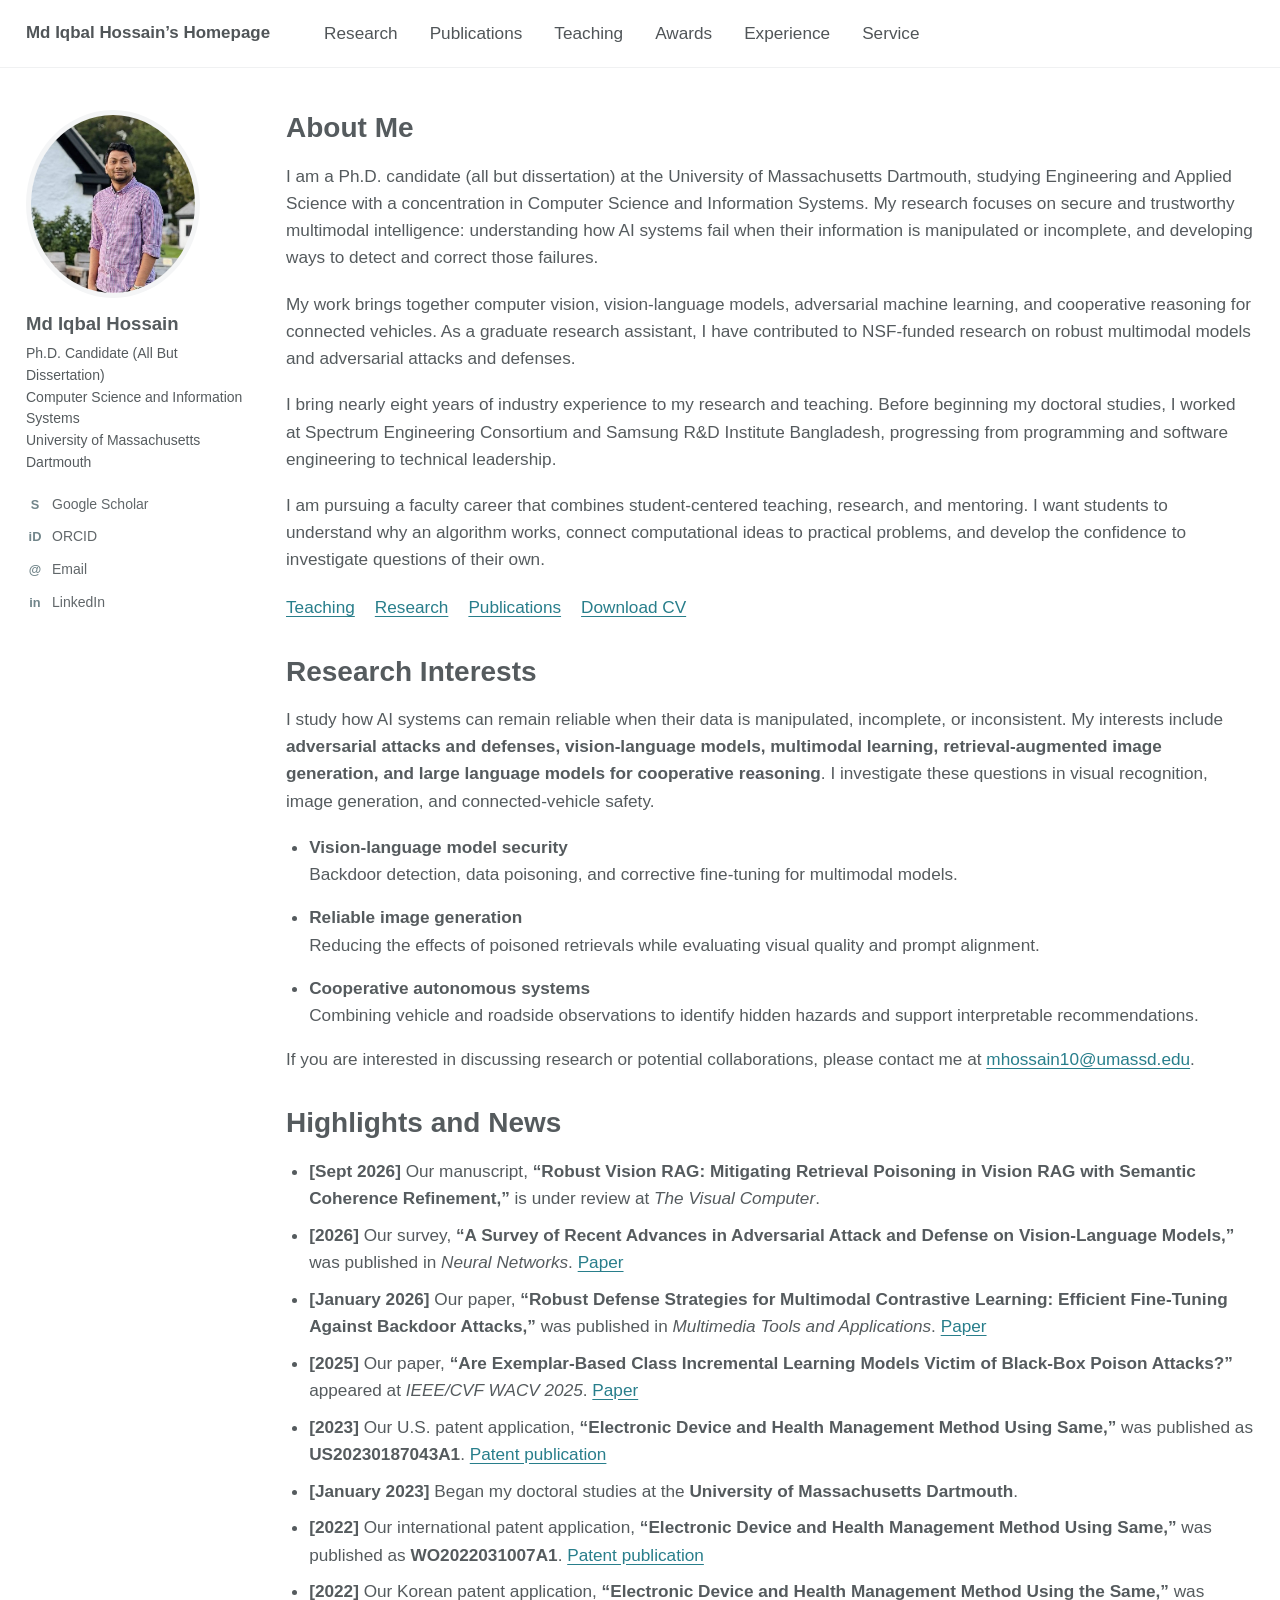
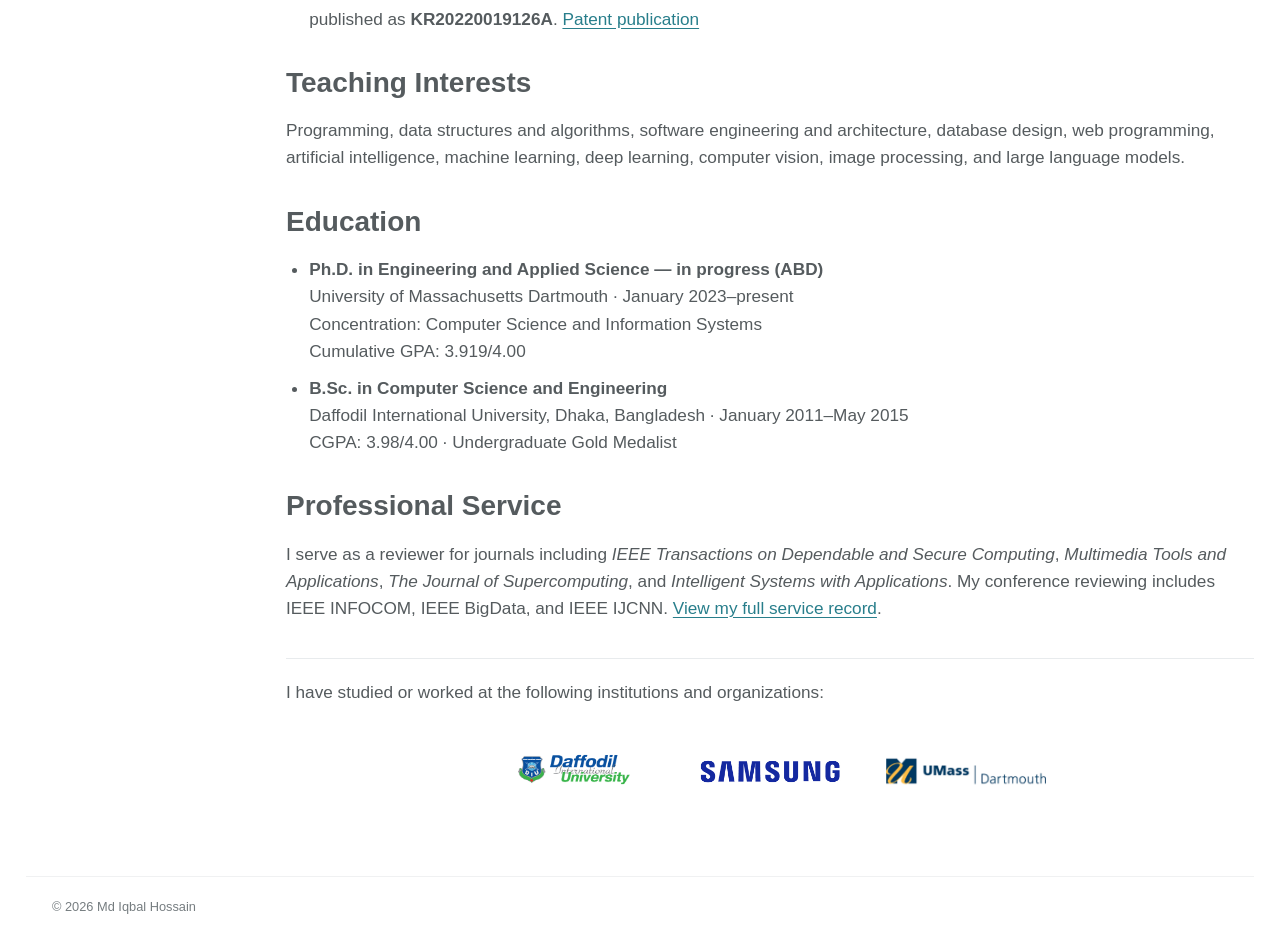
<file: index.html>
<!doctype html>
<html lang="en"><head><meta charset="utf-8"><meta name="viewport" content="width=device-width, initial-scale=1"><title>Home — Md Iqbal Hossain</title><meta name="description" content="Home of Md Iqbal Hossain, Ph.D. candidate at UMass Dartmouth working on secure and trustworthy multimodal AI."><link rel="icon" type="image/svg+xml" href="data:image/svg+xml,%3Csvg xmlns='http://www.w3.org/2000/svg' viewBox='0 0 32 32'%3E%3Crect width='32' height='32' rx='5' fill='%23287e8b'/%3E%3Ctext x='16' y='22' text-anchor='middle' font-family='Arial' font-weight='bold' font-size='18' fill='white'%3EIH%3C/text%3E%3C/svg%3E"><link rel="stylesheet" href="styles.css"><script src="site-settings.js" defer></script><script src="site.js" defer>

<style>
  #main .affiliations {
    margin-top: 36px;
    padding-top: 20px;
    border-top: 1px solid #e8ebed;
  }

  #main .affiliation-logos {
    display: grid;
    grid-template-columns: repeat(3, minmax(0, 1fr));
    align-items: center;
    gap: 24px;
    width: 100%;
    max-width: 600px;
    margin: 20px auto 0;
  }

  #main .affiliation-logos img {
    display: block;
    width: 100%;
    max-width: 180px;
    height: 90px;
    margin: 0 auto;
    object-fit: contain;
  }

  @media (max-width: 480px) {
    #main .affiliation-logos {
      gap: 12px;
    }

    #main .affiliation-logos img {
      height: 65px;
    }
  }
</style>

   
</script></head><body>
<a class="skip-link" href="#main">Skip to content</a><header class="masthead"><nav class="nav-inner" aria-label="Main navigation"><a class="brand" href="index.html" aria-current="page">Md Iqbal Hossain’s Homepage</a><button class="menu-toggle" type="button" aria-controls="main-nav" aria-expanded="false">Menu</button><ul class="nav-links" id="main-nav"><li><a href="research.html">Research</a></li><li><a href="publication.html">Publications</a></li><li><a href="teaching.html">Teaching</a></li><li><a href="awards.html">Awards</a></li><li><a href="experience.html">Experience</a></li><li><a href="service.html">Service</a></li></ul></nav></header>
<div class="layout"><aside class="profile" aria-label="Profile"><div class="avatar" aria-label="Iqbal Hossain monogram">IH</div><div><h2 data-profile="name">Md Iqbal Hossain</h2><p><span data-profile="role">Ph.D. Candidate</span><br><span data-profile="department">Computer and Information Science</span><br><span data-profile="university">University of Massachusetts Dartmouth</span></p></div><ul class="profile-links"><li><a href="https://scholar.google.com/citations?user=rJufJaYAAAAJ&amp;hl=en">Google Scholar</a></li><li><a href="mailto:mhossain10@umassd.edu">Email</a></li><li><a href="assets/CV_MDIQBALHOSSAIN.pdf">Curriculum Vitae</a></li></ul></aside><main class="content" id="main"><h1>About Me</h1>
<p>I am a Ph.D. candidate (all but dissertation) at the University of Massachusetts Dartmouth, studying Engineering and Applied Science with a concentration in Computer Science and Information Systems. My research focuses on secure and trustworthy multimodal intelligence: understanding how AI systems fail when their information is manipulated or incomplete, and developing ways to detect and correct those failures.</p>
<p>My work brings together computer vision, vision-language models, adversarial machine learning, and cooperative reasoning for connected vehicles. As a graduate research assistant, I have contributed to NSF-funded research on robust multimodal models and adversarial attacks and defenses.</p>
<p>I bring nearly eight years of industry experience to my research and teaching. Before beginning my doctoral studies, I worked at Spectrum Engineering Consortium and Samsung R&amp;D Institute Bangladesh, progressing from programming and software engineering to technical leadership.</p>
<p>I am pursuing a faculty career that combines student-centered teaching, research, and mentoring. I want students to understand why an algorithm works, connect computational ideas to practical problems, and develop the confidence to investigate questions of their own.</p>
<p class="intro-links"><a href="teaching.html">Teaching</a><a href="research.html">Research</a><a href="publication.html">Publications</a><a class="cv-link" href="assets/CV_MDIQBALHOSSAIN.pdf">Download CV</a></p>
<h2>Research Interests</h2>
<p>I study how AI systems can remain reliable when their data is manipulated, incomplete, or inconsistent. My interests include <strong>adversarial attacks and defenses, vision-language models, multimodal learning, retrieval-augmented image generation, and large language models for cooperative reasoning</strong>. I investigate these questions in visual recognition, image generation, and connected-vehicle safety.</p>
<ul class="plain-list research-list"><li><strong>Vision-language model security</strong>Backdoor detection, data poisoning, and corrective fine-tuning for multimodal models.</li><li><strong>Reliable image generation</strong>Reducing the effects of poisoned retrievals while evaluating visual quality and prompt alignment.</li><li><strong>Cooperative autonomous systems</strong>Combining vehicle and roadside observations to identify hidden hazards and support interpretable recommendations.</li></ul>
<p>If you are interested in discussing research or potential collaborations, please contact me at <a href="mailto:mhossain10@umassd.edu">mhossain10@umassd.edu</a>.</p>
<h2>Highlights and News</h2>
<ul class="plain-list news-list">

   <li>
    <strong>[Sept 2026]</strong> Our manuscript,
    <strong>“Robust Vision RAG: Mitigating Retrieval Poisoning in Vision RAG with Semantic Coherence Refinement,”</strong>
    is under review at <em>The Visual Computer</em>.
  </li>
  <li>
    <strong>[2026]</strong> Our survey,
    <strong>“A Survey of Recent Advances in Adversarial Attack and Defense on Vision-Language Models,”</strong>
    was published in <em>Neural Networks</em>.
    <a href="https://doi.org/10.1016/j.neunet.2026.108764">Paper</a>
  </li>

  <li>
    <strong>[January 2026]</strong> Our paper,
    <strong>“Robust Defense Strategies for Multimodal Contrastive Learning: Efficient Fine-Tuning Against Backdoor Attacks,”</strong>
    was published in <em>Multimedia Tools and Applications</em>.
    <a href="https://link.springer.com/article/10.1007/s11042-026-21339-x">Paper</a>
  </li>

 

  <li>
    <strong>[2025]</strong> Our paper,
    <strong>“Are Exemplar-Based Class Incremental Learning Models Victim of Black-Box Poison Attacks?”</strong>
    appeared at <em>IEEE/CVF WACV 2025</em>.
    <a href="https://openaccess.thecvf.com/content/WACV2025/papers/Perla_Are_Exemplar-Based_Class_Incremental_Learning_Models_Victim_of_Black-Box_Poison_WACV_2025_paper.pdf">Paper</a>
  </li>

  <li>
    <strong>[2023]</strong> Our U.S. patent application,
    <strong>“Electronic Device and Health Management Method Using Same,”</strong>
    was published as <strong>US20230187043A1</strong>.
    <a href="https://patents.google.com/patent/US20230187043A1/en">Patent publication</a>
  </li>

  <li>
    <strong>[January 2023]</strong> Began my doctoral studies at the
    <strong>University of Massachusetts Dartmouth</strong>.
  </li>

  <li>
    <strong>[2022]</strong> Our international patent application,
    <strong>“Electronic Device and Health Management Method Using Same,”</strong>
    was published as <strong>WO2022031007A1</strong>.
    <a href="https://patents.google.com/patent/WO2022031007A1/en">Patent publication</a>
  </li>

  <li>
    <strong>[2022]</strong> Our Korean patent application,
    <strong>“Electronic Device and Health Management Method Using the Same,”</strong>
    was published as <strong>KR20220019126A</strong>.
    <a href="https://patents.google.com/patent/KR20220019126A/en">Patent publication</a>
  </li>
</ul>
<h2>Teaching Interests</h2><p>Programming, data structures and algorithms, software engineering and architecture, database design, web programming, artificial intelligence, machine learning, deep learning, computer vision, image processing, and large language models.</p>
<h2>Education</h2><ul class="plain-list"><li><strong>Ph.D. in Engineering and Applied Science — in progress (ABD)</strong><br>University of Massachusetts Dartmouth · January 2023–present<br>Concentration: Computer Science and Information Systems<br>Cumulative GPA: 3.919/4.00</li><li><strong>B.Sc. in Computer Science and Engineering</strong><br>Daffodil International University, Dhaka, Bangladesh · January 2011–May 2015<br>CGPA: 3.98/4.00 · Undergraduate Gold Medalist</li></ul><h2>Professional Service</h2>
<p>I serve as a reviewer for journals including <em>IEEE Transactions on Dependable and Secure Computing</em>, <em>Multimedia Tools and Applications</em>, <em>The Journal of Supercomputing</em>, and <em>Intelligent Systems with Applications</em>. My conference reviewing includes IEEE INFOCOM, IEEE BigData, and IEEE IJCNN. <a href="service.html">View my full service record</a>.</p>

<section class="affiliations" aria-label="Academic and professional affiliations">
  <p>
    I have studied or worked at the following institutions and organizations:
  </p>

  <div class="affiliation-logos">
    <img
      src="diu_logo.png"
      alt="Daffodil International University"
    >

    <img
      src="samsung_logo.jpg"
      alt="Samsung R&D Institute Bangladesh"
    >

    <img
      src="umassd_logo.png"
      alt="University of Massachusetts Dartmouth"
    >
  </div>
</section>
</main></div><footer class="footer">© 2026 <span data-profile="name">Md Iqbal Hossain</span></footer></body></html>
</file>
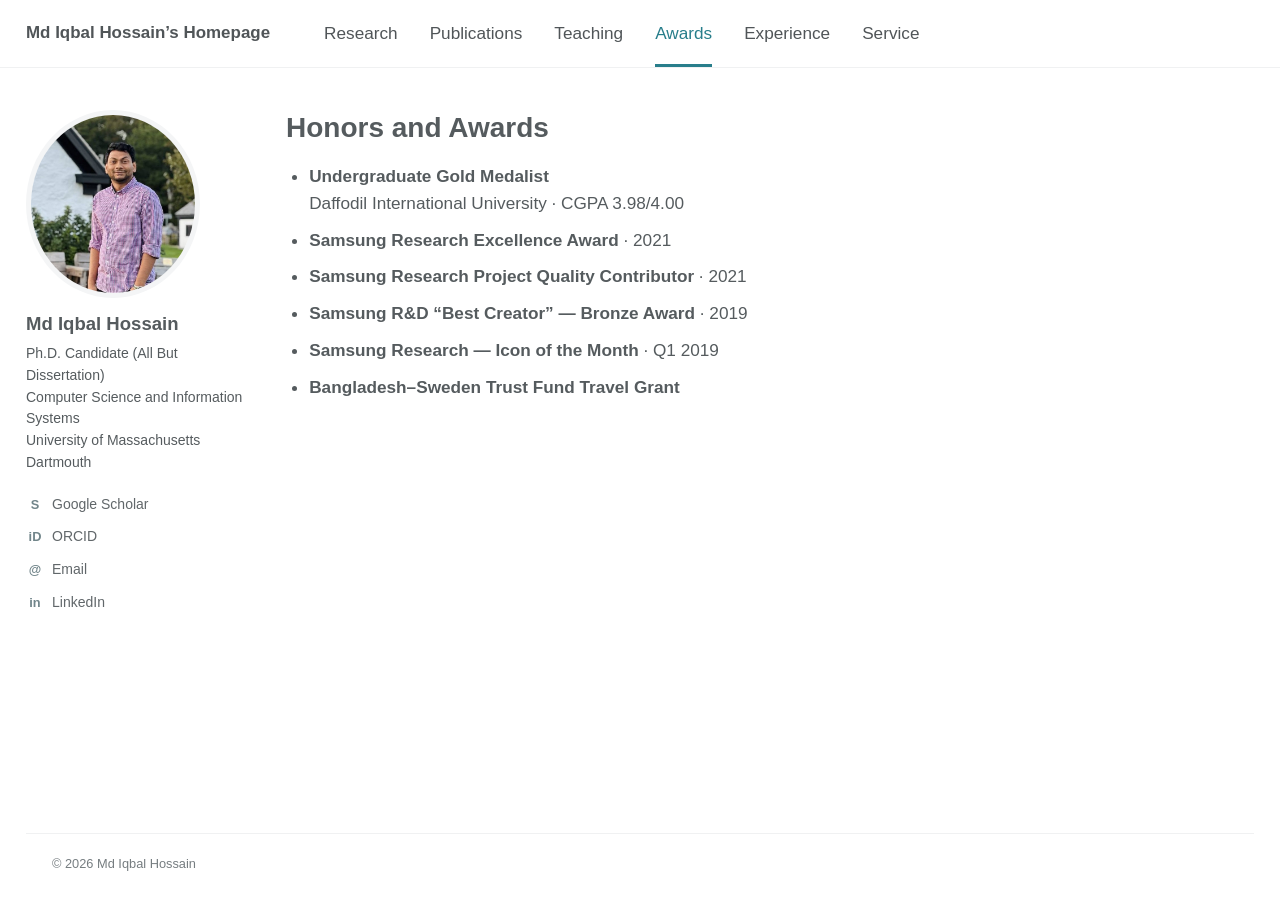
<file: awards.html>
<!doctype html>
<html lang="en"><head><meta charset="utf-8"><meta name="viewport" content="width=device-width, initial-scale=1"><title>Awards — Md Iqbal Hossain</title><meta name="description" content="Awards of Md Iqbal Hossain, Ph.D. candidate at UMass Dartmouth working on secure and trustworthy multimodal AI."><link rel="icon" type="image/svg+xml" href="data:image/svg+xml,%3Csvg xmlns='http://www.w3.org/2000/svg' viewBox='0 0 32 32'%3E%3Crect width='32' height='32' rx='5' fill='%23287e8b'/%3E%3Ctext x='16' y='22' text-anchor='middle' font-family='Arial' font-weight='bold' font-size='18' fill='white'%3EIH%3C/text%3E%3C/svg%3E"><link rel="stylesheet" href="styles.css"><script src="site-settings.js" defer></script><script src="site.js" defer></script></head><body>
<a class="skip-link" href="#main">Skip to content</a><header class="masthead"><nav class="nav-inner" aria-label="Main navigation"><a class="brand" href="index.html">Md Iqbal Hossain’s Homepage</a><button class="menu-toggle" type="button" aria-controls="main-nav" aria-expanded="false">Menu</button><ul class="nav-links" id="main-nav"><li><a href="research.html">Research</a></li><li><a href="publication.html">Publications</a></li><li><a href="teaching.html">Teaching</a></li><li><a href="awards.html" aria-current="page">Awards</a></li><li><a href="experience.html">Experience</a></li><li><a href="service.html">Service</a></li></ul></nav></header>
<div class="layout"><aside class="profile" aria-label="Profile"><div class="avatar" aria-label="Iqbal Hossain monogram">IH</div><div><h2 data-profile="name">Md Iqbal Hossain</h2><p><span data-profile="role">Ph.D. Candidate</span><br><span data-profile="department">Computer and Information Science</span><br><span data-profile="university">University of Massachusetts Dartmouth</span></p></div><ul class="profile-links"><li><a href="https://scholar.google.com/citations?user=rJufJaYAAAAJ&amp;hl=en">Google Scholar</a></li><li><a href="mailto:mhossain10@umassd.edu">Email</a></li><li><a href="assets/CV_MDIQBALHOSSAIN.pdf">Curriculum Vitae</a></li></ul></aside><main class="content" id="main"><h1>Honors and Awards</h1>
<ul class="plain-list"><li><strong>Undergraduate Gold Medalist</strong><br>Daffodil International University · CGPA 3.98/4.00</li><li><strong>Samsung Research Excellence Award</strong> · 2021</li><li><strong>Samsung Research Project Quality Contributor</strong> · 2021</li><li><strong>Samsung R&amp;D “Best Creator” — Bronze Award</strong> · 2019</li><li><strong>Samsung Research — Icon of the Month</strong> · Q1 2019</li><li><strong>Bangladesh–Sweden Trust Fund Travel Grant</strong></li></ul></main></div><footer class="footer">© 2026 <span data-profile="name">Md Iqbal Hossain</span></footer></body></html>
</file>
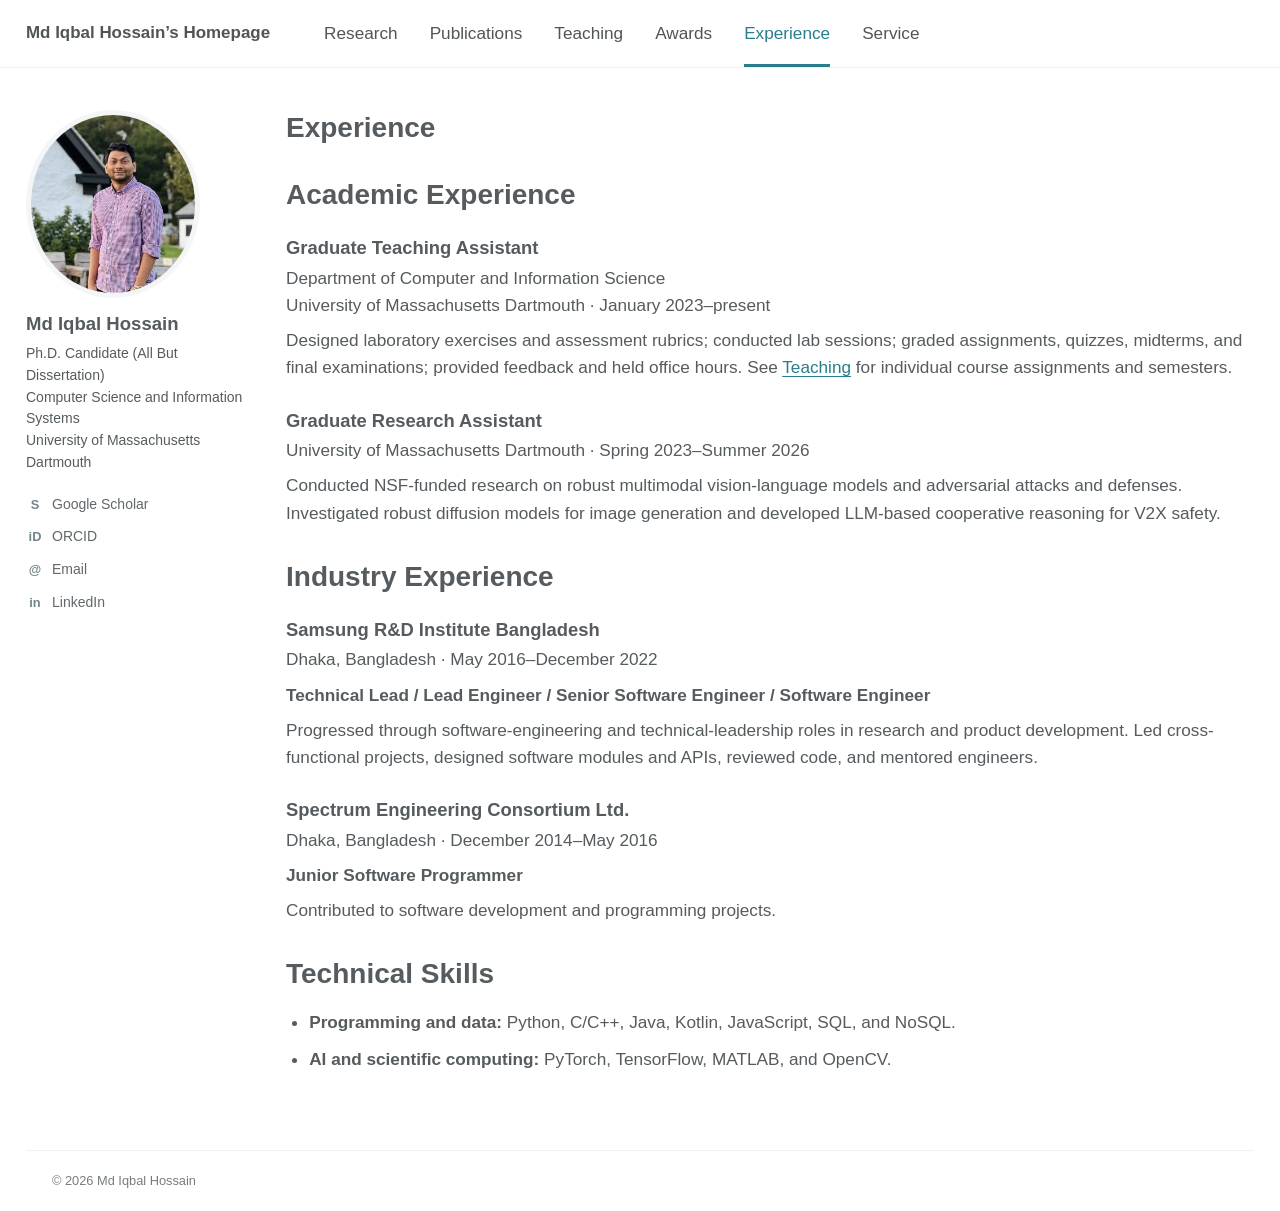
<file: experience.html>
<!doctype html>
<html lang="en"><head><meta charset="utf-8"><meta name="viewport" content="width=device-width, initial-scale=1"><title>Experience — Md Iqbal Hossain</title><meta name="description" content="Experience of Md Iqbal Hossain, Ph.D. candidate at UMass Dartmouth working on secure and trustworthy multimodal AI."><link rel="icon" type="image/svg+xml" href="data:image/svg+xml,%3Csvg xmlns='http://www.w3.org/2000/svg' viewBox='0 0 32 32'%3E%3Crect width='32' height='32' rx='5' fill='%23287e8b'/%3E%3Ctext x='16' y='22' text-anchor='middle' font-family='Arial' font-weight='bold' font-size='18' fill='white'%3EIH%3C/text%3E%3C/svg%3E"><link rel="stylesheet" href="styles.css"><script src="site-settings.js" defer></script><script src="site.js" defer></script></head><body>
<a class="skip-link" href="#main">Skip to content</a><header class="masthead"><nav class="nav-inner" aria-label="Main navigation"><a class="brand" href="index.html">Md Iqbal Hossain’s Homepage</a><button class="menu-toggle" type="button" aria-controls="main-nav" aria-expanded="false">Menu</button><ul class="nav-links" id="main-nav"><li><a href="research.html">Research</a></li><li><a href="publication.html">Publications</a></li><li><a href="teaching.html">Teaching</a></li><li><a href="awards.html">Awards</a></li><li><a href="experience.html" aria-current="page">Experience</a></li><li><a href="service.html">Service</a></li></ul></nav></header>
<div class="layout"><aside class="profile" aria-label="Profile"><div class="avatar" aria-label="Iqbal Hossain monogram">IH</div><div><h2 data-profile="name">Md Iqbal Hossain</h2><p><span data-profile="role">Ph.D. Candidate</span><br><span data-profile="department">Computer and Information Science</span><br><span data-profile="university">University of Massachusetts Dartmouth</span></p></div><ul class="profile-links"><li><a href="https://scholar.google.com/citations?user=rJufJaYAAAAJ&amp;hl=en">Google Scholar</a></li><li><a href="mailto:mhossain10@umassd.edu">Email</a></li><li><a href="assets/CV_MDIQBALHOSSAIN.pdf">Curriculum Vitae</a></li></ul></aside><main class="content" id="main"><h1>Experience</h1>
<h2>Academic Experience</h2>
<div class="position"><h3>Graduate Teaching Assistant</h3><p>Department of Computer and Information Science<br>University of Massachusetts Dartmouth · January 2023–present</p><p>Designed laboratory exercises and assessment rubrics; conducted lab sessions; graded assignments, quizzes, midterms, and final examinations; provided feedback and held office hours. See <a href="teaching.html">Teaching</a> for individual course assignments and semesters.</p></div>
<div class="position"><h3>Graduate Research Assistant</h3><p>University of Massachusetts Dartmouth · Spring 2023–Summer 2026</p><p>Conducted NSF-funded research on robust multimodal vision-language models and adversarial attacks and defenses. Investigated robust diffusion models for image generation and developed LLM-based cooperative reasoning for V2X safety.</p></div>
<h2>Industry Experience</h2>
<div class="position"><h3>Samsung R&amp;D Institute Bangladesh</h3><p>Dhaka, Bangladesh · May 2016–December 2022</p><p><strong>Technical Lead / Lead Engineer / Senior Software Engineer / Software Engineer</strong></p><p>Progressed through software-engineering and technical-leadership roles in research and product development. Led cross-functional projects, designed software modules and APIs, reviewed code, and mentored engineers.</p></div>
<div class="position"><h3>Spectrum Engineering Consortium Ltd.</h3><p>Dhaka, Bangladesh · December 2014–May 2016</p><p><strong>Junior Software Programmer</strong></p><p>Contributed to software development and programming projects.</p></div>
<h2>Technical Skills</h2><ul class="plain-list"><li><strong>Programming and data:</strong> Python, C/C++, Java, Kotlin, JavaScript, SQL, and NoSQL.</li><li><strong>AI and scientific computing:</strong> PyTorch, TensorFlow, MATLAB, and OpenCV.</li></ul></main></div><footer class="footer">© 2026 <span data-profile="name">Md Iqbal Hossain</span></footer></body></html>
</file>
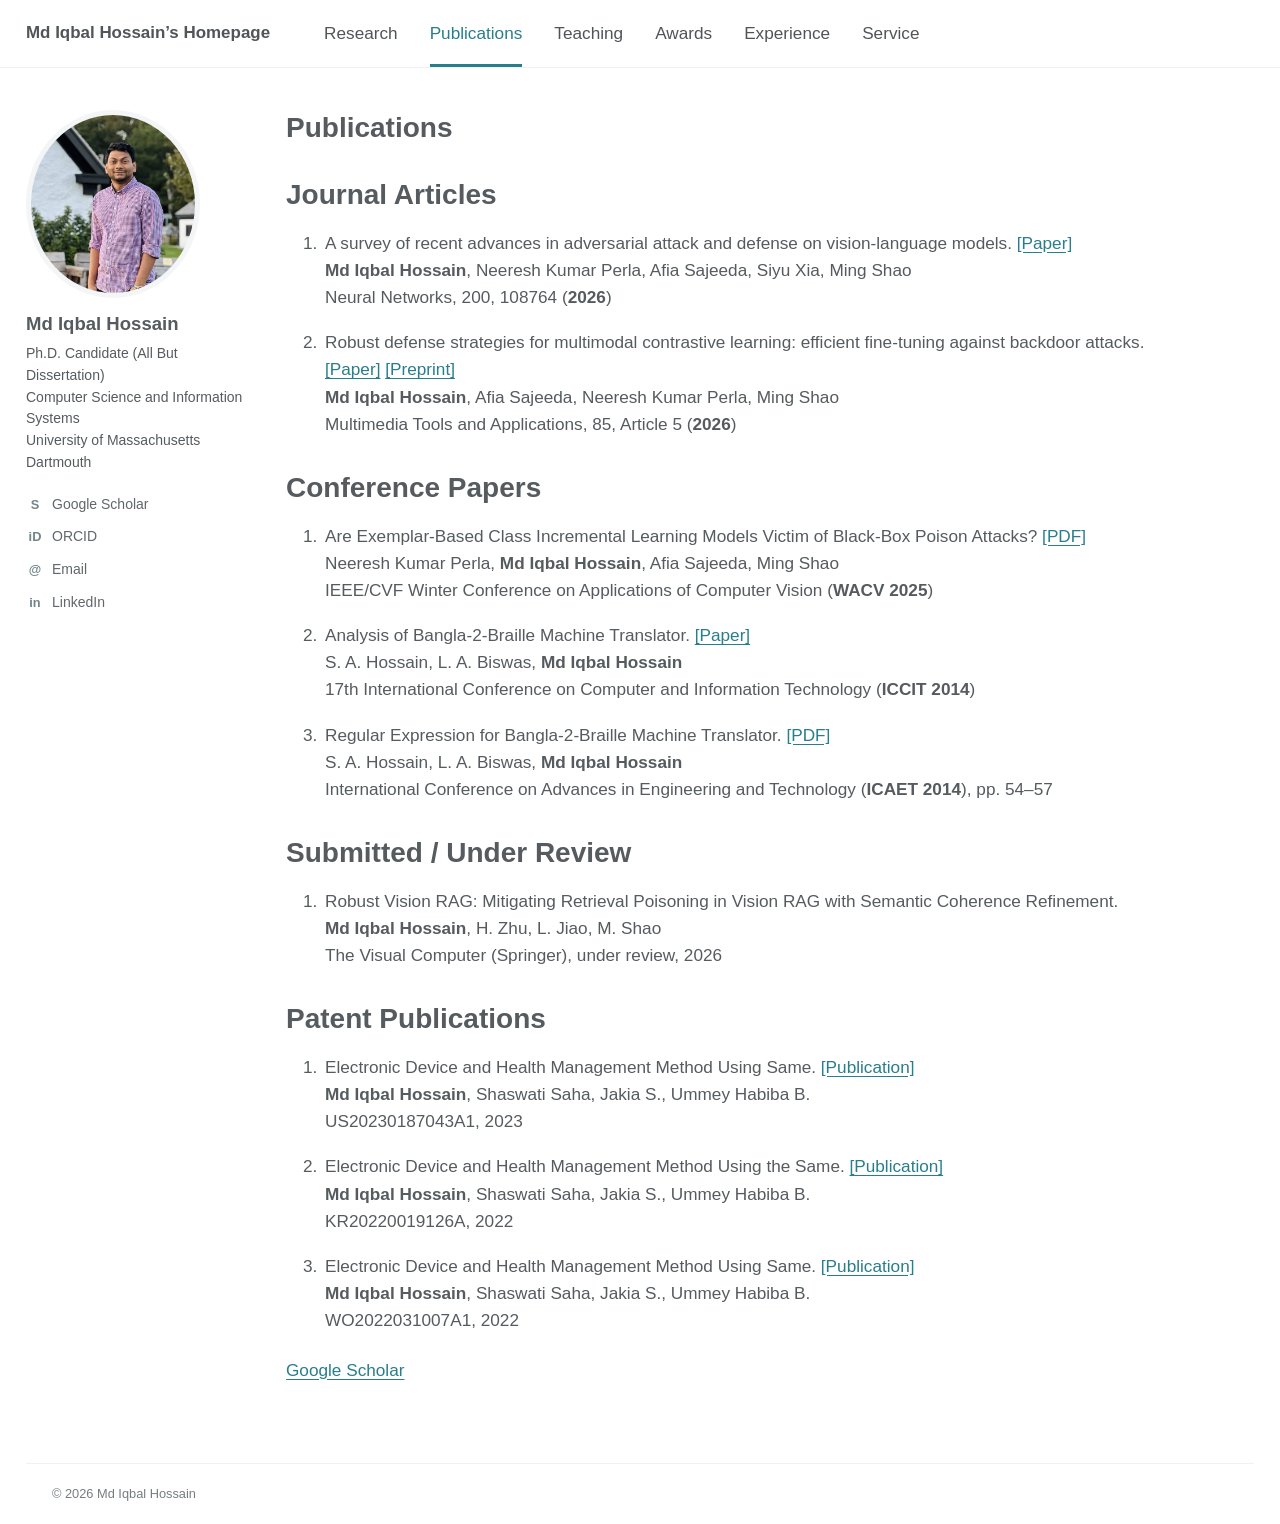
<file: publication.html>
<!doctype html>
<html lang="en"><head><meta charset="utf-8"><meta name="viewport" content="width=device-width, initial-scale=1"><title>Publications — Md Iqbal Hossain</title><meta name="description" content="Publications of Md Iqbal Hossain, Ph.D. candidate at UMass Dartmouth working on secure and trustworthy multimodal AI."><link rel="icon" type="image/svg+xml" href="data:image/svg+xml,%3Csvg xmlns='http://www.w3.org/2000/svg' viewBox='0 0 32 32'%3E%3Crect width='32' height='32' rx='5' fill='%23287e8b'/%3E%3Ctext x='16' y='22' text-anchor='middle' font-family='Arial' font-weight='bold' font-size='18' fill='white'%3EIH%3C/text%3E%3C/svg%3E"><link rel="stylesheet" href="styles.css"><script src="site-settings.js" defer></script><script src="site.js" defer></script></head><body>
<a class="skip-link" href="#main">Skip to content</a><header class="masthead"><nav class="nav-inner" aria-label="Main navigation"><a class="brand" href="index.html">Md Iqbal Hossain’s Homepage</a><button class="menu-toggle" type="button" aria-controls="main-nav" aria-expanded="false">Menu</button><ul class="nav-links" id="main-nav"><li><a href="research.html">Research</a></li><li><a href="publication.html" aria-current="page">Publications</a></li><li><a href="teaching.html">Teaching</a></li><li><a href="awards.html">Awards</a></li><li><a href="experience.html">Experience</a></li><li><a href="service.html">Service</a></li></ul></nav></header>
<div class="layout"><aside class="profile" aria-label="Profile"><div class="avatar" aria-label="Iqbal Hossain monogram">IH</div><div><h2 data-profile="name">Md Iqbal Hossain</h2><p><span data-profile="role">Ph.D. Candidate</span><br><span data-profile="department">Computer and Information Science</span><br><span data-profile="university">University of Massachusetts Dartmouth</span></p></div><ul class="profile-links"><li><a href="https://scholar.google.com/citations?user=rJufJaYAAAAJ&amp;hl=en">Google Scholar</a></li><li><a href="mailto:mhossain10@umassd.edu">Email</a></li><li><a href="assets/CV_MDIQBALHOSSAIN.pdf">Curriculum Vitae</a></li></ul></aside><main class="content" id="main"><h1>Publications</h1><h2>Journal Articles</h2>
<ol class="publications"><li><span class="publication-title">A survey of recent advances in adversarial attack and defense on vision-language models.</span> <span class="paper-links"><a href="https://doi.org/10.1016/j.neunet.2026.108764">[Paper]</a></span><br><strong>Md Iqbal Hossain</strong>, Neeresh Kumar Perla, Afia Sajeeda, Siyu Xia, Ming Shao<br><span class="venue">Neural Networks, 200, 108764 (<strong>2026</strong>)</span></li>
<li><span class="publication-title">Robust defense strategies for multimodal contrastive learning: efficient fine-tuning against backdoor attacks.</span> <span class="paper-links"><a href="https://link.springer.com/article/10.1007/s11042-026-21339-x">[Paper]</a> <a href="https://arxiv.org/abs/2511.13545">[Preprint]</a></span><br><strong>Md Iqbal Hossain</strong>, Afia Sajeeda, Neeresh Kumar Perla, Ming Shao<br><span class="venue">Multimedia Tools and Applications, 85, Article 5 (<strong>2026</strong>)</span></li></ol>
<h2>Conference Papers</h2><ol class="publications"><li><span class="publication-title">Are Exemplar-Based Class Incremental Learning Models Victim of Black-Box Poison Attacks?</span> <span class="paper-links"><a href="https://openaccess.thecvf.com/content/WACV2025/papers/Perla_Are_Exemplar-Based_Class_Incremental_Learning_Models_Victim_of_Black-Box_Poison_WACV_2025_paper.pdf">[PDF]</a></span><br>Neeresh Kumar Perla, <strong>Md Iqbal Hossain</strong>, Afia Sajeeda, Ming Shao<br><span class="venue">IEEE/CVF Winter Conference on Applications of Computer Vision (<strong>WACV 2025</strong>)</span></li><li><span class="publication-title">Analysis of Bangla-2-Braille Machine Translator.</span> <span class="paper-links"><a href="https://www.researchgate.net/publication/282381943_Analysis_of_Bangla-2-Braille_machine_translator">[Paper]</a></span><br>S. A. Hossain, L. A. Biswas, <strong>Md Iqbal Hossain</strong><br><span class="venue">17th International Conference on Computer and Information Technology (<strong>ICCIT 2014</strong>)</span></li>
<li><span class="publication-title">Regular Expression for Bangla-2-Braille Machine Translator.</span> <span class="paper-links"><a href="https://iieng.org/images/proceedings_pdf/1275E0314049.pdf">[PDF]</a></span><br>S. A. Hossain, L. A. Biswas, <strong>Md Iqbal Hossain</strong><br><span class="venue">International Conference on Advances in Engineering and Technology (<strong>ICAET 2014</strong>), pp. 54–57</span></li></ol>
<h2>Submitted / Under Review</h2><ol class="publications"><li><span class="publication-title">Robust Vision RAG: Mitigating Retrieval Poisoning in Vision RAG with Semantic Coherence Refinement.</span><br><strong>Md Iqbal Hossain</strong>, H. Zhu, L. Jiao, M. Shao<br><span class="venue">The Visual Computer (Springer), under review, 2026</span></li></ol>
<h2>Patent Publications</h2><ol class="publications"><li><span class="publication-title">Electronic Device and Health Management Method Using Same.</span> <span class="paper-links"><a href="https://patents.google.com/patent/US20230187043A1/en">[Publication]</a></span><br><strong>Md Iqbal Hossain</strong>, Shaswati Saha, Jakia S., Ummey Habiba B.<br><span class="venue">US20230187043A1, 2023</span></li><li><span class="publication-title">Electronic Device and Health Management Method Using the Same.</span> <span class="paper-links"><a href="https://patents.google.com/patent/KR20220019126A/en">[Publication]</a></span><br><strong>Md Iqbal Hossain</strong>, Shaswati Saha, Jakia S., Ummey Habiba B.<br><span class="venue">KR20220019126A, 2022</span></li><li><span class="publication-title">Electronic Device and Health Management Method Using Same.</span> <span class="paper-links"><a href="https://patents.google.com/patent/WO2022031007A1/en">[Publication]</a></span><br><strong>Md Iqbal Hossain</strong>, Shaswati Saha, Jakia S., Ummey Habiba B.<br><span class="venue">WO2022031007A1, 2022</span></li></ol><p><a href="https://scholar.google.com/citations?user=rJufJaYAAAAJ&amp;hl=en">Google Scholar</a></p></main></div><footer class="footer">© 2026 <span data-profile="name">Md Iqbal Hossain</span></footer></body></html>
</file>
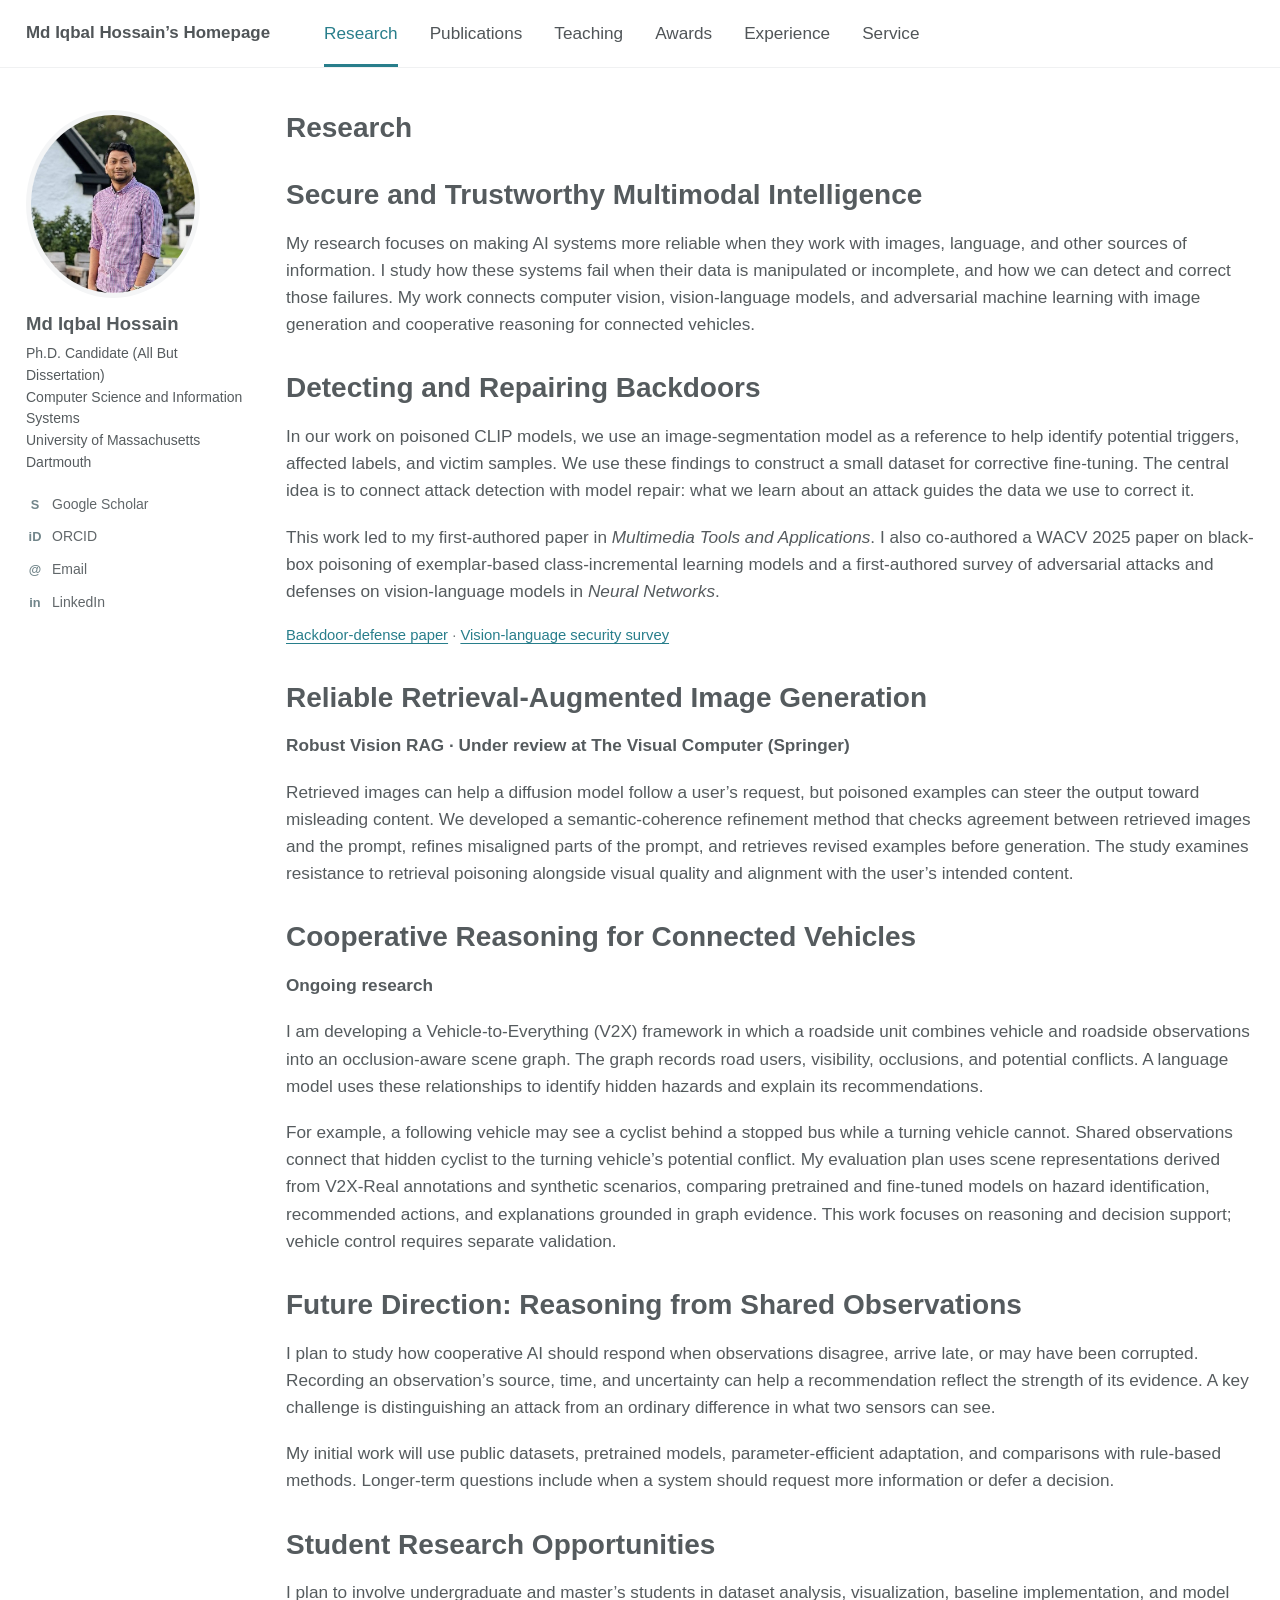
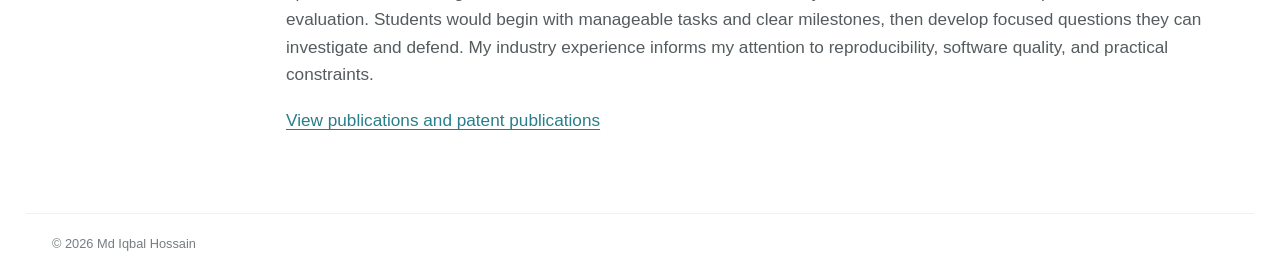
<file: research.html>
<!doctype html>
<html lang="en"><head><meta charset="utf-8"><meta name="viewport" content="width=device-width, initial-scale=1"><title>Research — Md Iqbal Hossain</title><meta name="description" content="Research of Md Iqbal Hossain, Ph.D. candidate at UMass Dartmouth working on secure and trustworthy multimodal AI."><link rel="icon" type="image/svg+xml" href="data:image/svg+xml,%3Csvg xmlns='http://www.w3.org/2000/svg' viewBox='0 0 32 32'%3E%3Crect width='32' height='32' rx='5' fill='%23287e8b'/%3E%3Ctext x='16' y='22' text-anchor='middle' font-family='Arial' font-weight='bold' font-size='18' fill='white'%3EIH%3C/text%3E%3C/svg%3E"><link rel="stylesheet" href="styles.css"><script src="site-settings.js" defer></script><script src="site.js" defer></script></head><body>
<a class="skip-link" href="#main">Skip to content</a><header class="masthead"><nav class="nav-inner" aria-label="Main navigation"><a class="brand" href="index.html">Md Iqbal Hossain’s Homepage</a><button class="menu-toggle" type="button" aria-controls="main-nav" aria-expanded="false">Menu</button><ul class="nav-links" id="main-nav"><li><a href="research.html" aria-current="page">Research</a></li><li><a href="publication.html">Publications</a></li><li><a href="teaching.html">Teaching</a></li><li><a href="awards.html">Awards</a></li><li><a href="experience.html">Experience</a></li><li><a href="service.html">Service</a></li></ul></nav></header>
<div class="layout"><aside class="profile" aria-label="Profile"><div class="avatar" aria-label="Iqbal Hossain monogram">IH</div><div><h2 data-profile="name">Md Iqbal Hossain</h2><p><span data-profile="role">Ph.D. Candidate</span><br><span data-profile="department">Computer and Information Science</span><br><span data-profile="university">University of Massachusetts Dartmouth</span></p></div><ul class="profile-links"><li><a href="https://scholar.google.com/citations?user=rJufJaYAAAAJ&amp;hl=en">Google Scholar</a></li><li><a href="mailto:mhossain10@umassd.edu">Email</a></li><li><a href="assets/CV_MDIQBALHOSSAIN.pdf">Curriculum Vitae</a></li></ul></aside><main class="content" id="main"><h1>Research</h1>
<h2>Secure and Trustworthy Multimodal Intelligence</h2>
<p>My research focuses on making AI systems more reliable when they work with images, language, and other sources of information. I study how these systems fail when their data is manipulated or incomplete, and how we can detect and correct those failures. My work connects computer vision, vision-language models, and adversarial machine learning with image generation and cooperative reasoning for connected vehicles.</p>
<h2>Detecting and Repairing Backdoors</h2>
<p>In our work on poisoned CLIP models, we use an image-segmentation model as a reference to help identify potential triggers, affected labels, and victim samples. We use these findings to construct a small dataset for corrective fine-tuning. The central idea is to connect attack detection with model repair: what we learn about an attack guides the data we use to correct it.</p>
<p>This work led to my first-authored paper in <em>Multimedia Tools and Applications</em>. I also co-authored a WACV 2025 paper on black-box poisoning of exemplar-based class-incremental learning models and a first-authored survey of adversarial attacks and defenses on vision-language models in <em>Neural Networks</em>.</p>
<p class="subtle"><a href="https://link.springer.com/article/10.1007/s11042-026-21339-x">Backdoor-defense paper</a> · <a href="https://doi.org/10.1016/j.neunet.2026.108764">Vision-language security survey</a></p>
<h2>Reliable Retrieval-Augmented Image Generation</h2>
<p><strong>Robust Vision RAG · Under review at The Visual Computer (Springer)</strong></p>
<p>Retrieved images can help a diffusion model follow a user’s request, but poisoned examples can steer the output toward misleading content. We developed a semantic-coherence refinement method that checks agreement between retrieved images and the prompt, refines misaligned parts of the prompt, and retrieves revised examples before generation. The study examines resistance to retrieval poisoning alongside visual quality and alignment with the user’s intended content.</p>
<h2>Cooperative Reasoning for Connected Vehicles</h2>
<p><strong>Ongoing research</strong></p>
<p>I am developing a Vehicle-to-Everything (V2X) framework in which a roadside unit combines vehicle and roadside observations into an occlusion-aware scene graph. The graph records road users, visibility, occlusions, and potential conflicts. A language model uses these relationships to identify hidden hazards and explain its recommendations.</p>
<p>For example, a following vehicle may see a cyclist behind a stopped bus while a turning vehicle cannot. Shared observations connect that hidden cyclist to the turning vehicle’s potential conflict. My evaluation plan uses scene representations derived from V2X-Real annotations and synthetic scenarios, comparing pretrained and fine-tuned models on hazard identification, recommended actions, and explanations grounded in graph evidence. This work focuses on reasoning and decision support; vehicle control requires separate validation.</p>
<h2>Future Direction: Reasoning from Shared Observations</h2>
<p>I plan to study how cooperative AI should respond when observations disagree, arrive late, or may have been corrupted. Recording an observation’s source, time, and uncertainty can help a recommendation reflect the strength of its evidence. A key challenge is distinguishing an attack from an ordinary difference in what two sensors can see.</p>
<p>My initial work will use public datasets, pretrained models, parameter-efficient adaptation, and comparisons with rule-based methods. Longer-term questions include when a system should request more information or defer a decision.</p>
<h2>Student Research Opportunities</h2>
<p>I plan to involve undergraduate and master’s students in dataset analysis, visualization, baseline implementation, and model evaluation. Students would begin with manageable tasks and clear milestones, then develop focused questions they can investigate and defend. My industry experience informs my attention to reproducibility, software quality, and practical constraints.</p>
<p><a href="publication.html">View publications and patent publications</a></p></main></div><footer class="footer">© 2026 <span data-profile="name">Md Iqbal Hossain</span></footer></body></html>
</file>
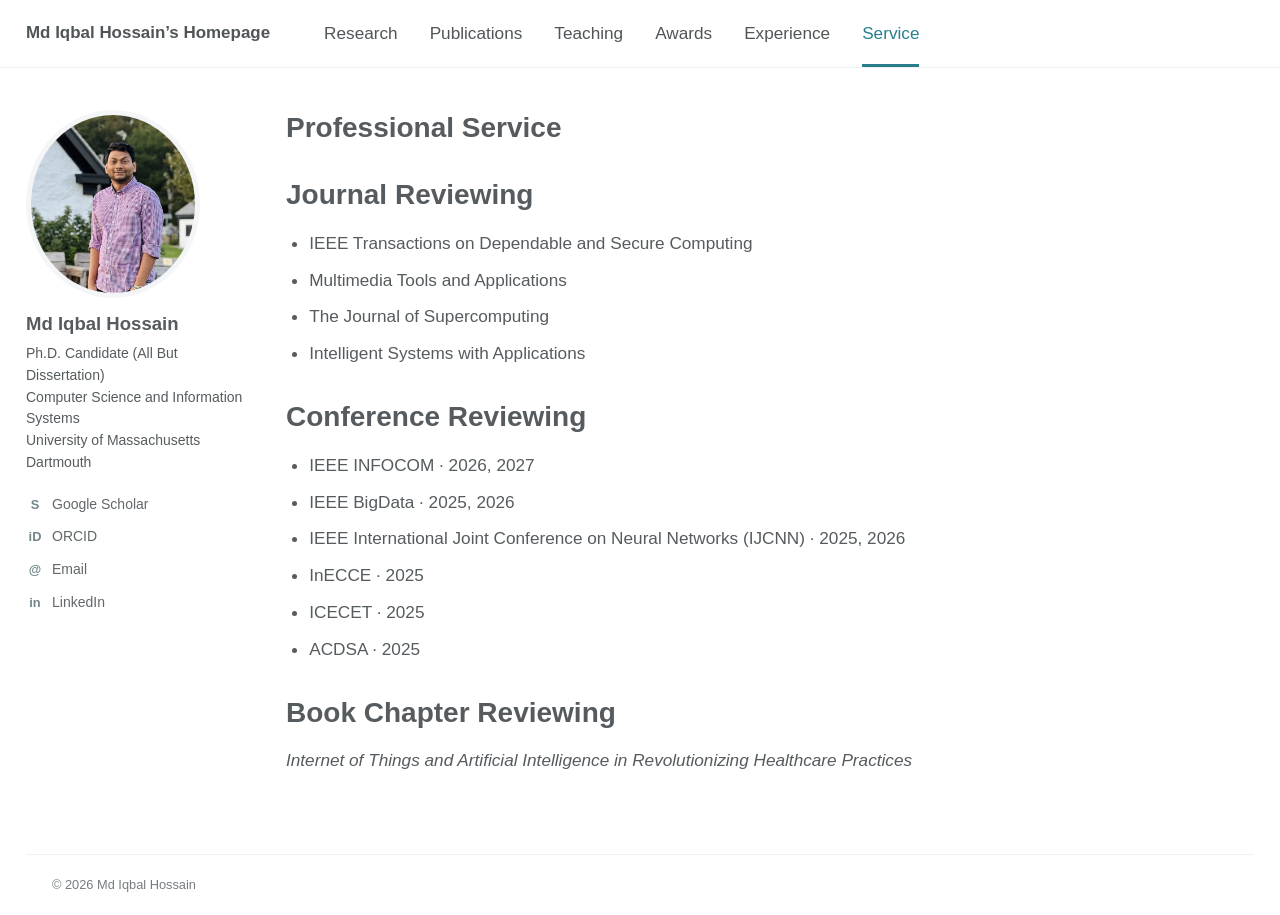
<file: service.html>
<!doctype html>
<html lang="en"><head><meta charset="utf-8"><meta name="viewport" content="width=device-width, initial-scale=1"><title>Service — Md Iqbal Hossain</title><meta name="description" content="Service of Md Iqbal Hossain, Ph.D. candidate at UMass Dartmouth working on secure and trustworthy multimodal AI."><link rel="icon" type="image/svg+xml" href="data:image/svg+xml,%3Csvg xmlns='http://www.w3.org/2000/svg' viewBox='0 0 32 32'%3E%3Crect width='32' height='32' rx='5' fill='%23287e8b'/%3E%3Ctext x='16' y='22' text-anchor='middle' font-family='Arial' font-weight='bold' font-size='18' fill='white'%3EIH%3C/text%3E%3C/svg%3E"><link rel="stylesheet" href="styles.css"><script src="site-settings.js" defer></script><script src="site.js" defer></script></head><body>
<a class="skip-link" href="#main">Skip to content</a><header class="masthead"><nav class="nav-inner" aria-label="Main navigation"><a class="brand" href="index.html">Md Iqbal Hossain’s Homepage</a><button class="menu-toggle" type="button" aria-controls="main-nav" aria-expanded="false">Menu</button><ul class="nav-links" id="main-nav"><li><a href="research.html">Research</a></li><li><a href="publication.html">Publications</a></li><li><a href="teaching.html">Teaching</a></li><li><a href="awards.html">Awards</a></li><li><a href="experience.html">Experience</a></li><li><a href="service.html" aria-current="page">Service</a></li></ul></nav></header>
<div class="layout"><aside class="profile" aria-label="Profile"><div class="avatar" aria-label="Iqbal Hossain monogram">IH</div><div><h2 data-profile="name">Md Iqbal Hossain</h2><p><span data-profile="role">Ph.D. Candidate</span><br><span data-profile="department">Computer and Information Science</span><br><span data-profile="university">University of Massachusetts Dartmouth</span></p></div><ul class="profile-links"><li><a href="https://scholar.google.com/citations?user=rJufJaYAAAAJ&amp;hl=en">Google Scholar</a></li><li><a href="mailto:mhossain10@umassd.edu">Email</a></li><li><a href="assets/CV_MDIQBALHOSSAIN.pdf">Curriculum Vitae</a></li></ul></aside><main class="content" id="main"><h1>Professional Service</h1>
<h2>Journal Reviewing</h2><ul class="plain-list"><li>IEEE Transactions on Dependable and Secure Computing</li><li>Multimedia Tools and Applications</li><li>The Journal of Supercomputing</li><li>Intelligent Systems with Applications</li></ul>
<h2>Conference Reviewing</h2><ul class="plain-list"><li>IEEE INFOCOM · 2026, 2027</li><li>IEEE BigData · 2025, 2026</li><li>IEEE International Joint Conference on Neural Networks (IJCNN) · 2025, 2026</li><li>InECCE · 2025</li><li>ICECET · 2025</li><li>ACDSA · 2025</li></ul>
<h2>Book Chapter Reviewing</h2><p><em>Internet of Things and Artificial Intelligence in Revolutionizing Healthcare Practices</em></p></main></div><footer class="footer">© 2026 <span data-profile="name">Md Iqbal Hossain</span></footer></body></html>
</file>
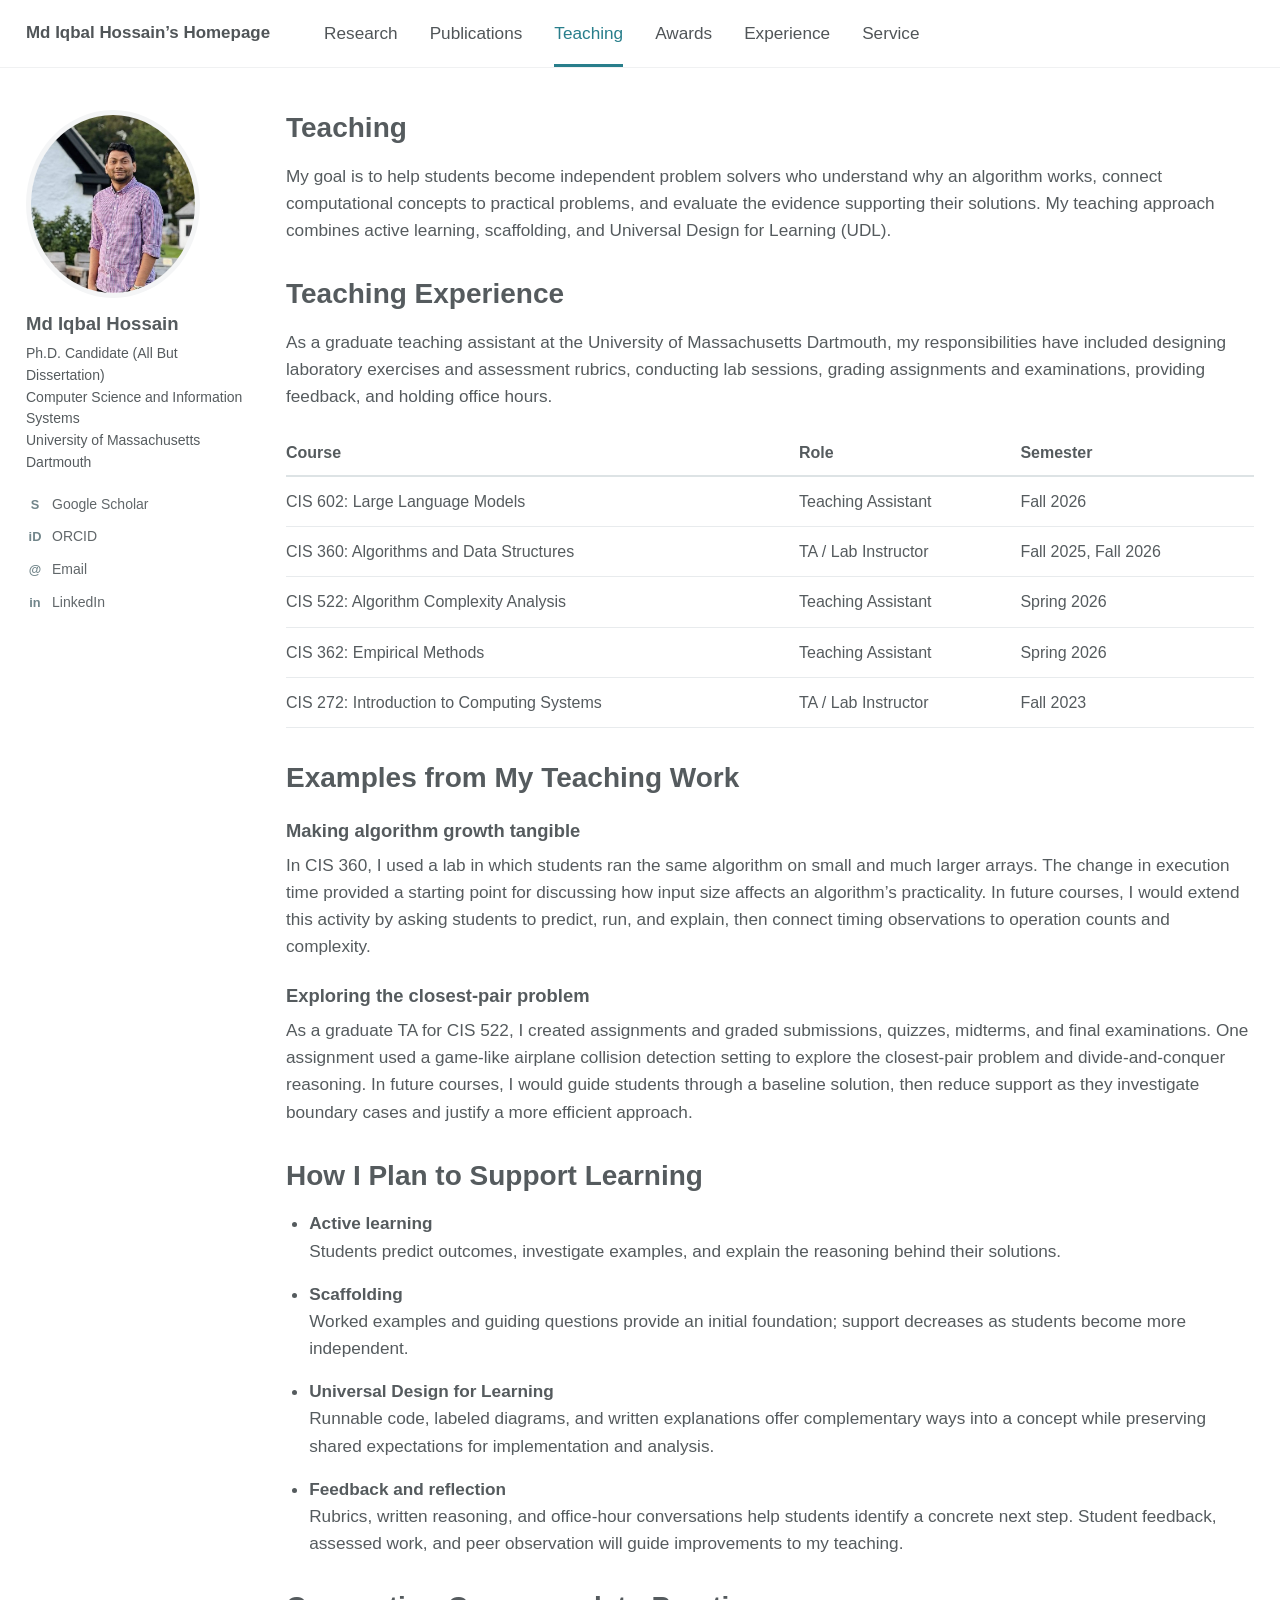
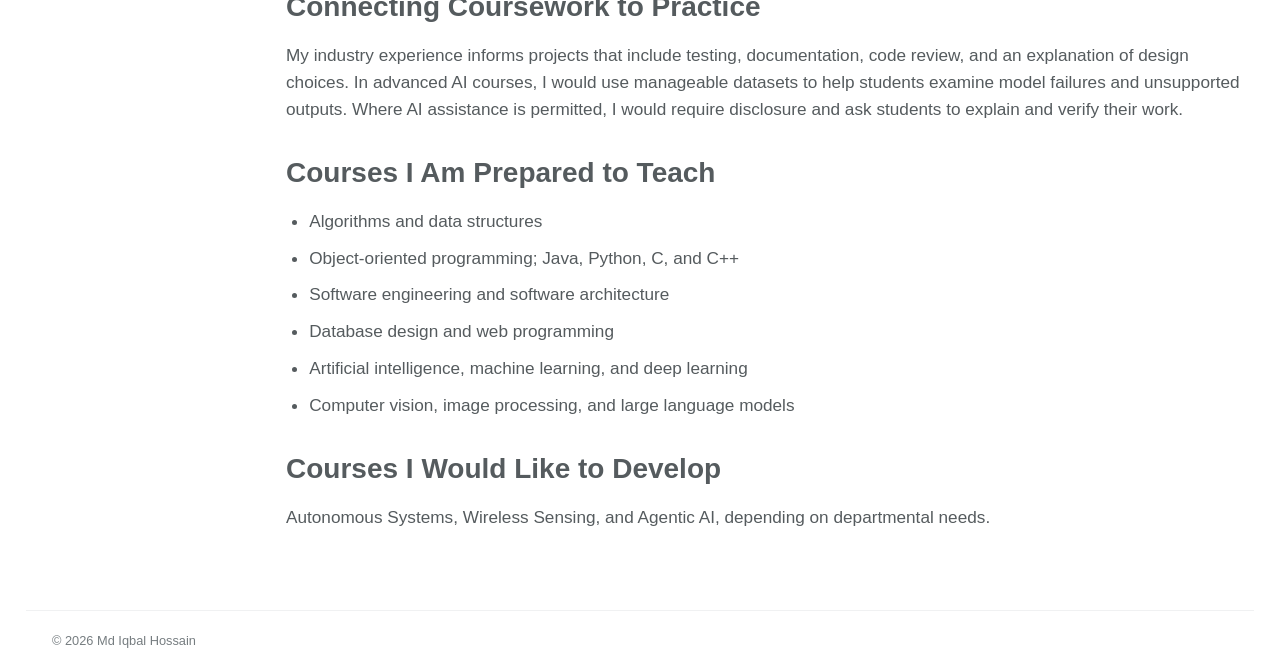
<file: teaching.html>
<!doctype html>
<html lang="en"><head><meta charset="utf-8"><meta name="viewport" content="width=device-width, initial-scale=1"><title>Teaching — Md Iqbal Hossain</title><meta name="description" content="Teaching of Md Iqbal Hossain, Ph.D. candidate at UMass Dartmouth working on secure and trustworthy multimodal AI."><link rel="icon" type="image/svg+xml" href="data:image/svg+xml,%3Csvg xmlns='http://www.w3.org/2000/svg' viewBox='0 0 32 32'%3E%3Crect width='32' height='32' rx='5' fill='%23287e8b'/%3E%3Ctext x='16' y='22' text-anchor='middle' font-family='Arial' font-weight='bold' font-size='18' fill='white'%3EIH%3C/text%3E%3C/svg%3E"><link rel="stylesheet" href="styles.css"><script src="site-settings.js" defer></script><script src="site.js" defer></script></head><body>
<a class="skip-link" href="#main">Skip to content</a><header class="masthead"><nav class="nav-inner" aria-label="Main navigation"><a class="brand" href="index.html">Md Iqbal Hossain’s Homepage</a><button class="menu-toggle" type="button" aria-controls="main-nav" aria-expanded="false">Menu</button><ul class="nav-links" id="main-nav"><li><a href="research.html">Research</a></li><li><a href="publication.html">Publications</a></li><li><a href="teaching.html" aria-current="page">Teaching</a></li><li><a href="awards.html">Awards</a></li><li><a href="experience.html">Experience</a></li><li><a href="service.html">Service</a></li></ul></nav></header>
<div class="layout"><aside class="profile" aria-label="Profile"><div class="avatar" aria-label="Iqbal Hossain monogram">IH</div><div><h2 data-profile="name">Md Iqbal Hossain</h2><p><span data-profile="role">Ph.D. Candidate</span><br><span data-profile="department">Computer and Information Science</span><br><span data-profile="university">University of Massachusetts Dartmouth</span></p></div><ul class="profile-links"><li><a href="https://scholar.google.com/citations?user=rJufJaYAAAAJ&amp;hl=en">Google Scholar</a></li><li><a href="mailto:mhossain10@umassd.edu">Email</a></li><li><a href="assets/CV_MDIQBALHOSSAIN.pdf">Curriculum Vitae</a></li></ul></aside><main class="content" id="main"><h1>Teaching</h1>
<p>My goal is to help students become independent problem solvers who understand why an algorithm works, connect computational concepts to practical problems, and evaluate the evidence supporting their solutions. My teaching approach combines active learning, scaffolding, and Universal Design for Learning (UDL).</p>

<h2>Teaching Experience</h2>
<p>As a graduate teaching assistant at the University of Massachusetts Dartmouth, my responsibilities have included designing laboratory exercises and assessment rubrics, conducting lab sessions, grading assignments and examinations, providing feedback, and holding office hours.</p>
<table class="course-table"><thead><tr><th scope="col">Course</th><th scope="col">Role</th><th scope="col">Semester</th></tr></thead><tbody>
<tr><td>CIS 602: Large Language Models</td><td>Teaching Assistant</td><td>Fall 2026</td></tr>
<tr><td>CIS 360: Algorithms and Data Structures</td><td>TA / Lab Instructor</td><td>Fall 2025, Fall 2026</td></tr>
<tr><td>CIS 522: Algorithm Complexity Analysis</td><td>Teaching Assistant</td><td>Spring 2026</td></tr>
<tr><td>CIS 362: Empirical Methods</td><td>Teaching Assistant</td><td>Spring 2026</td></tr>
<tr><td>CIS 272: Introduction to Computing Systems</td><td>TA / Lab Instructor</td><td>Fall 2023</td></tr></tbody></table>
<h2>Examples from My Teaching Work</h2>
<h3>Making algorithm growth tangible</h3>
<p>In CIS 360, I used a lab in which students ran the same algorithm on small and much larger arrays. The change in execution time provided a starting point for discussing how input size affects an algorithm’s practicality. In future courses, I would extend this activity by asking students to predict, run, and explain, then connect timing observations to operation counts and complexity.</p>
<h3>Exploring the closest-pair problem</h3>
<p>As a graduate TA for CIS 522, I created assignments and graded submissions, quizzes, midterms, and final examinations. One assignment used a game-like airplane collision detection setting to explore the closest-pair problem and divide-and-conquer reasoning. In future courses, I would guide students through a baseline solution, then reduce support as they investigate boundary cases and justify a more efficient approach.</p>
<h2>How I Plan to Support Learning</h2>
<ul class="plain-list research-list"><li><strong>Active learning</strong>Students predict outcomes, investigate examples, and explain the reasoning behind their solutions.</li><li><strong>Scaffolding</strong>Worked examples and guiding questions provide an initial foundation; support decreases as students become more independent.</li><li><strong>Universal Design for Learning</strong>Runnable code, labeled diagrams, and written explanations offer complementary ways into a concept while preserving shared expectations for implementation and analysis.</li><li><strong>Feedback and reflection</strong>Rubrics, written reasoning, and office-hour conversations help students identify a concrete next step. Student feedback, assessed work, and peer observation will guide improvements to my teaching.</li></ul>
<h2>Connecting Coursework to Practice</h2>
<p>My industry experience informs projects that include testing, documentation, code review, and an explanation of design choices. In advanced AI courses, I would use manageable datasets to help students examine model failures and unsupported outputs. Where AI assistance is permitted, I would require disclosure and ask students to explain and verify their work.</p>
<h2>Courses I Am Prepared to Teach</h2><ul class="plain-list"><li>Algorithms and data structures</li><li>Object-oriented programming; Java, Python, C, and C++</li><li>Software engineering and software architecture</li><li>Database design and web programming</li><li>Artificial intelligence, machine learning, and deep learning</li><li>Computer vision, image processing, and large language models</li></ul>
<h2>Courses I Would Like to Develop</h2><p>Autonomous Systems, Wireless Sensing, and Agentic AI, depending on departmental needs.</p></main></div><footer class="footer">© 2026 <span data-profile="name">Md Iqbal Hossain</span></footer></body></html>
</file>
<file: styles.css>
/* Base styles */
* {
  box-sizing: border-box;
}

html {
  font-size: 16px;
  scroll-behavior: smooth;
}

body {
  margin: 0;
  background: #fff;
  color: #555b5e;
  font-family: Arial, Helvetica, sans-serif;
  font-size: 1.075rem;
  line-height: 1.58;
}

a {
  color: #287e8b;
  text-decoration: underline;
  text-underline-offset: 3px;
}

a:hover {
  color: #164e58;
}

a:focus-visible,
button:focus-visible {
  outline: 3px solid #287e8b;
  outline-offset: 5px;
}

strong {
  font-weight: 700;
}

p {
  margin: 0 0 1.2rem;
}

h1,
h2,
h3 {
  line-height: 1.25;
  color: #555b5e;
}

h1,
h2 {
  font-size: 1.75rem;
  margin: 0 0 1.1rem;
  font-weight: 700;
}

h2 {
  margin-top: 2rem;
}

h3 {
  font-size: 1.15rem;
  margin: 1.5rem 0 0.6rem;
}

/* Navigation */
.masthead {
  border-bottom: 1px solid #f0f1f2;
  background: #fff;
}

.nav-inner {
  max-width: 1280px;
  padding: 0 26px;
  margin: auto;
  min-height: 65px;
  display: flex;
  align-items: center;
  gap: 54px;
}

.brand {
  font-size: 1.06rem;
  font-weight: 700;
  white-space: nowrap;
}

.nav-inner a {
  color: #505558;
  text-decoration: none;
}

.nav-links {
  display: flex;
  align-items: center;
  gap: 32px;
  padding: 0;
  margin: 0;
  list-style: none;
  font-size: 1.075rem;
}

.nav-links a {
  display: block;
  padding: 20px 0 17px;
  border-bottom: 3px solid transparent;
}

.nav-links a:hover,
.nav-links a[aria-current="page"] {
  color: #287e8b;
  border-bottom-color: #287e8b;
}

.menu-toggle {
  display: none;
  border: 1px solid #ccc;
  background: #fff;
  border-radius: 3px;
  padding: 6px 12px;
  color: #505558;
  font: inherit;
  cursor: pointer;
}

/* Main layout */
.layout {
  max-width: 1280px;
  margin: 0 auto;
  padding: 42px 26px 60px;
  display: grid;
  grid-template-columns: 220px minmax(0, 1fr);
  gap: 40px;
  min-height: calc(100vh - 135px);
}

.content {
  min-width: 0;
  padding-top: 0;
}

.content > :first-child {
  margin-top: 0;
}

/* Profile sidebar */
.profile {
  font-size: 0.875rem;
  line-height: 1.55;
  align-self: start;
}

.avatar {
  width: 174px;
  height: 188px;
  border: 5px solid #f4f5f6;
  border-radius: 50%;
  display: flex;
  align-items: center;
  justify-content: center;
  overflow: hidden;
  background: #f3f6f7;
  color: #47727a;
  font-size: 3rem;
  font-weight: 500;
  letter-spacing: 1px;
  margin-bottom: 14px;
}

.avatar img {
  width: 100%;
  height: 100%;
  object-fit: cover;
}

.profile h2 {
  font-size: 1.16rem;
  margin: 0 0 8px;
}

.profile p {
  margin: 0 0 20px;
}

.profile-links {
  padding: 0;
  list-style: none;
  margin: 20px 0 0;
}

.profile-links li {
  margin: 0 0 11px;
}

.profile-links a {
  color: #61676a;
  text-decoration: none;
  display: inline-flex;
  gap: 8px;
  align-items: center;
}

.profile-links a:hover {
  color: #287e8b;
  text-decoration: underline;
}

.link-symbol {
  display: inline-block;
  color: #71858a;
  width: 18px;
  text-align: center;
  font-size: 0.8rem;
  font-weight: 700;
}

/* Publications and lists */
.publications {
  margin: 0 0 1.4rem;
  padding-left: 2.25rem;
}

.publications li {
  padding-left: 3px;
  margin: 0 0 18px;
}

.publication-title {
  font-weight: 400;
}

.paper-links {
  white-space: nowrap;
}

.venue {
  font-style: normal;
}

.plain-list {
  padding-left: 1.45rem;
}

.plain-list li {
  margin-bottom: 0.6rem;
}

.subtle {
  color: #72787a;
  font-size: 0.925rem;
}

.research-list li {
  margin-bottom: 1rem;
}

.research-list strong {
  display: block;
}

/* Teaching table */
.course-table {
  width: 100%;
  border-collapse: collapse;
  font-size: 1rem;
  margin: 1rem 0 1.6rem;
}

.course-table th {
  text-align: left;
  font-weight: 700;
  border-bottom: 2px solid #dde3e5;
  padding: 10px 12px 10px 0;
}

.course-table td {
  border-bottom: 1px solid #e8ebed;
  padding: 12px 12px 12px 0;
  vertical-align: top;
}

.course-table td:first-child {
  width: 53%;
}

/* Experience */
.position {
  margin-bottom: 1.7rem;
}

.position h3 {
  margin-bottom: 0.35rem;
}

.position p {
  margin-bottom: 0.5rem;
}

/* Intro links and notes */
.intro-links {
  margin: 1.3rem 0 1.8rem;
}

.intro-links a {
  margin-right: 20px;
}

.cv-link[hidden] {
  display: none;
}

.note {
  border-left: 3px solid #dae6e8;
  padding-left: 16px;
}

/* Institution and company logos */
.affiliations {
  margin-top: 36px;
  padding-top: 20px;
  border-top: 1px solid #e8ebed;
}

.affiliations p {
  margin-bottom: 20px;
}

.affiliation-logos {
  display: flex;
  justify-content: center;
  align-items: center;
  flex-wrap: wrap;
  gap: 24px 36px;
}

.affiliation-logos img {
  display: block;
  width: 160px;
  max-width: 100%;
  height: 90px;
  object-fit: contain;
}

/* Footer */
.footer {
  border-top: 1px solid #f0f1f2;
  padding: 20px 26px;
  color: #767d80;
  font-size: 0.8rem;
  max-width: 1228px;
  margin: auto;
}

/* Accessibility */
.skip-link {
  position: absolute;
  left: -10000px;
  top: 10px;
  background: white;
  padding: 10px;
  z-index: 10;
}

.skip-link:focus {
  left: 12px;
}

.sr-only {
  position: absolute;
  width: 1px;
  height: 1px;
  padding: 0;
  overflow: hidden;
  clip: rect(0, 0, 0, 0);
  white-space: nowrap;
  border: 0;
}

/* Large screens */
@media (min-width: 1400px) {
  .nav-inner,
  .layout {
    max-width: 1320px;
  }
}

/* Smaller desktop screens */
@media (max-width: 1050px) {
  .nav-inner {
    gap: 28px;
  }

  .nav-links {
    gap: 20px;
  }

  .brand {
    white-space: normal;
  }

  .layout {
    grid-template-columns: 200px minmax(0, 1fr);
    gap: 30px;
  }
}

/* Tablets and phones */
@media (max-width: 800px) {
  .nav-inner {
    flex-wrap: wrap;
    justify-content: space-between;
    gap: 0;
    padding: 14px 22px;
  }

  .brand {
    font-size: 1rem;
  }

  .js .menu-toggle {
    display: block;
  }

  .nav-links {
    width: 100%;
    flex-wrap: wrap;
    gap: 0 24px;
    margin-top: 8px;
  }

  .js .nav-links:not(.is-open) {
    display: none;
  }

  .nav-links a {
    padding: 10px 0 7px;
  }

  .layout {
    display: block;
    padding: 28px 22px 44px;
  }

  .profile {
    display: grid;
    grid-template-columns: 100px minmax(0, 1fr);
    column-gap: 20px;
    margin-bottom: 34px;
    border-bottom: 1px solid #e8ebed;
    padding-bottom: 23px;
  }

  .avatar {
    width: 100px;
    height: 108px;
    font-size: 2rem;
    grid-row: 1 / 3;
    margin-bottom: 0;
  }

  .profile h2 {
    font-size: 1.1rem;
    margin-top: 4px;
  }

  .profile p {
    margin-bottom: 0;
  }

  .profile-links {
    grid-column: 1 / -1;
    display: flex;
    flex-wrap: wrap;
    gap: 8px 20px;
    margin: 15px 0 0;
  }

  .profile-links li {
    margin: 0;
  }

  .content h1,
  .content h2 {
    font-size: 1.5rem;
  }

  .footer {
    margin: 0 22px;
    padding: 18px 0;
  }

  .course-table {
    font-size: 0.9rem;
  }

  .publications {
    padding-left: 1.6rem;
  }

  .affiliation-logos {
    gap: 20px 24px;
  }

  .affiliation-logos img {
    width: 135px;
    height: 80px;
  }
}

/* Small phones */
@media (max-width: 480px) {
  .affiliation-logos {
    gap: 16px;
  }

  .affiliation-logos img {
    width: 110px;
    height: 70px;
  }
}

/* Reduced motion */
@media (prefers-reduced-motion: reduce) {
  html {
    scroll-behavior: auto;
  }
}

/* Printing */
@media print {
  .masthead,
  .menu-toggle,
  .skip-link,
  .footer {
    display: none;
  }

  .layout {
    display: block;
    padding: 0;
  }

  .profile {
    margin-bottom: 2rem;
  }

  .avatar,
  .profile-links {
    display: none;
  }

  a {
    color: inherit;
  }

  .content {
    font-size: 11pt;
  }

  h2 {
    break-after: avoid;
  }

  li,
  .affiliations {
    break-inside: avoid;
  }
}
</file>
